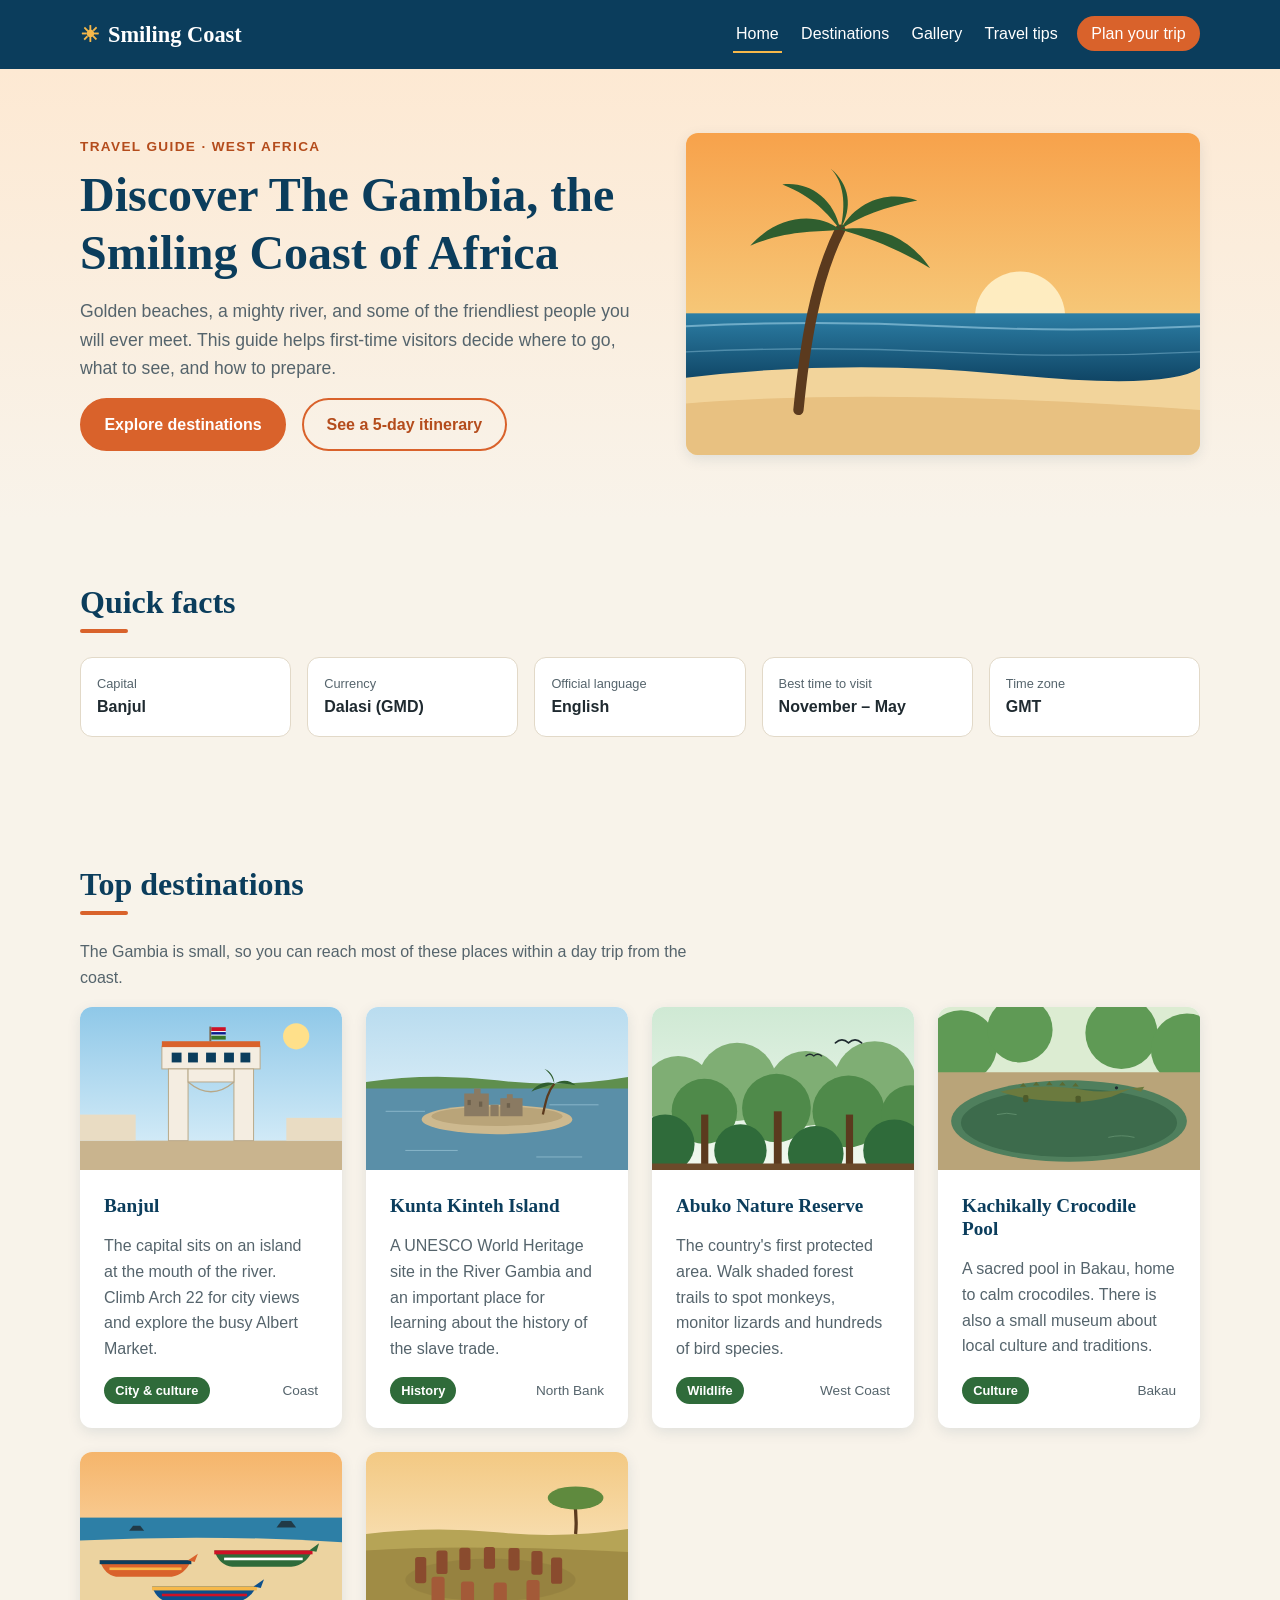
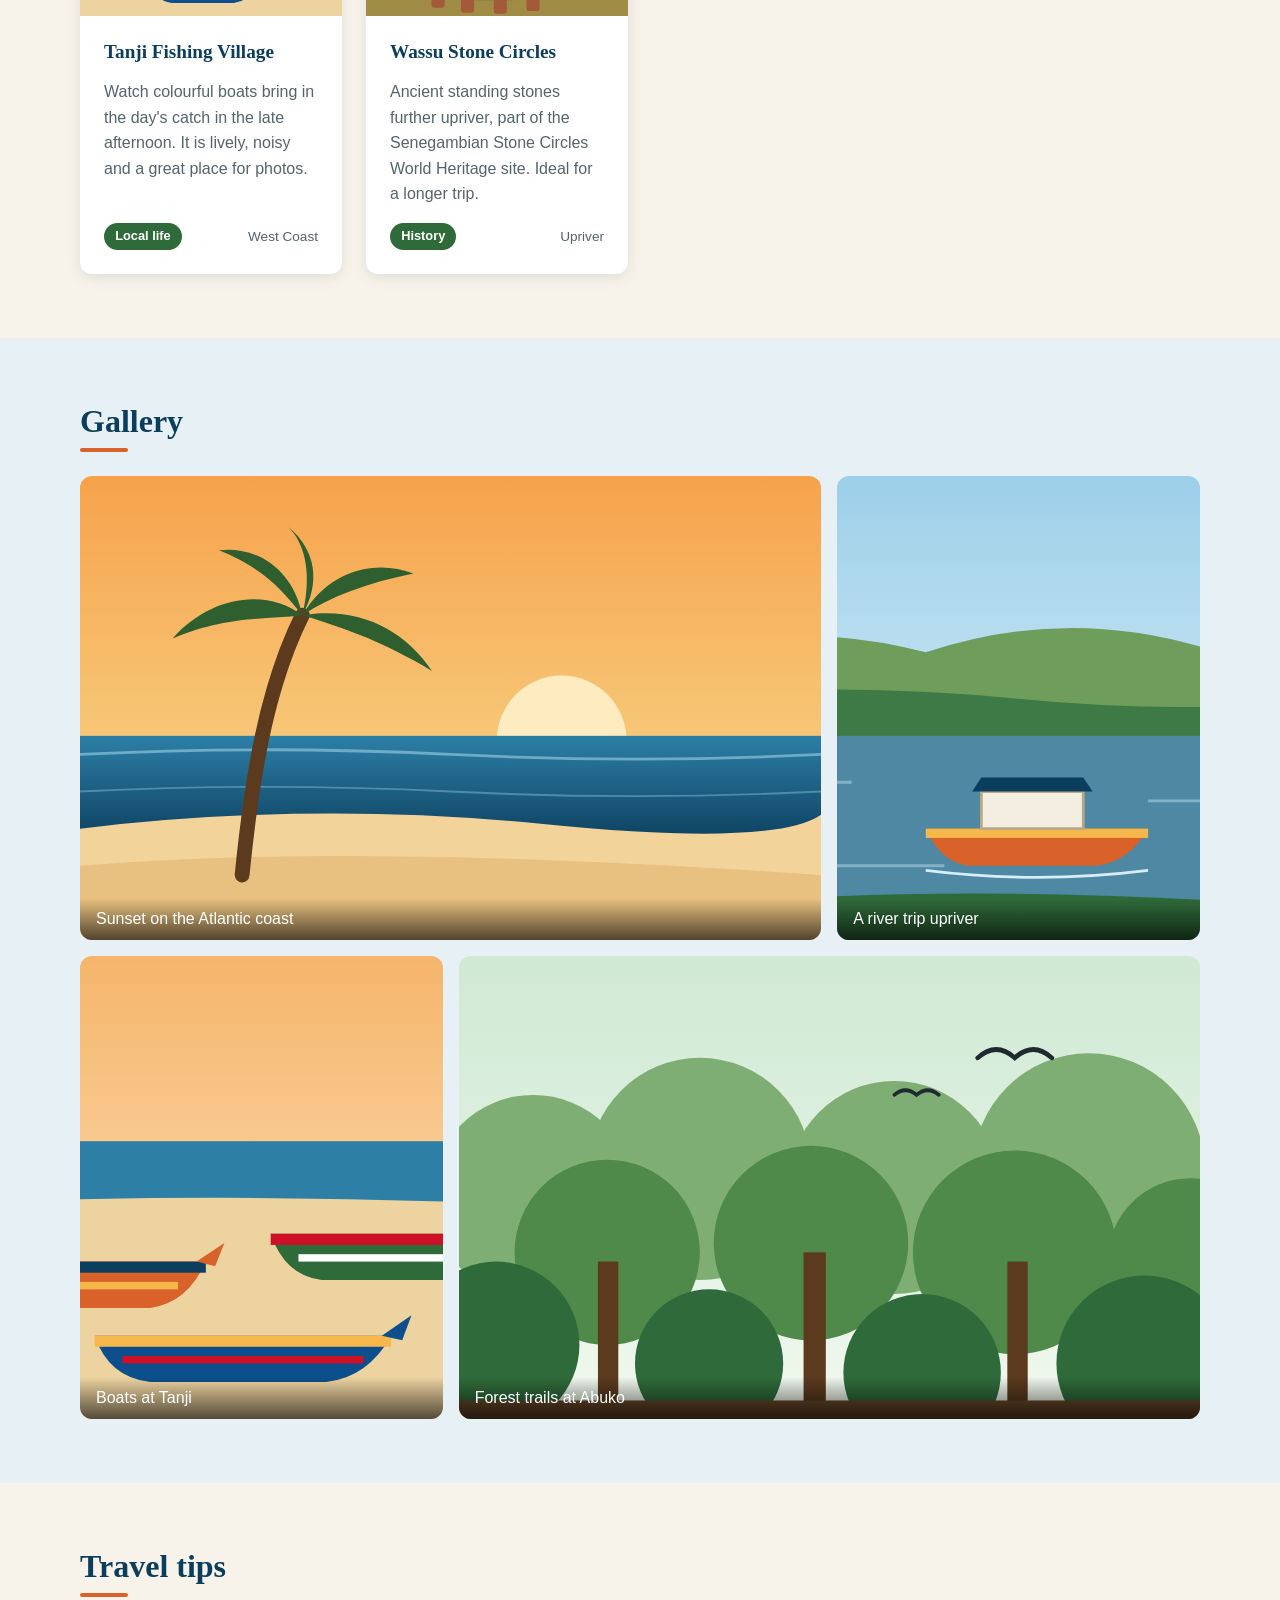
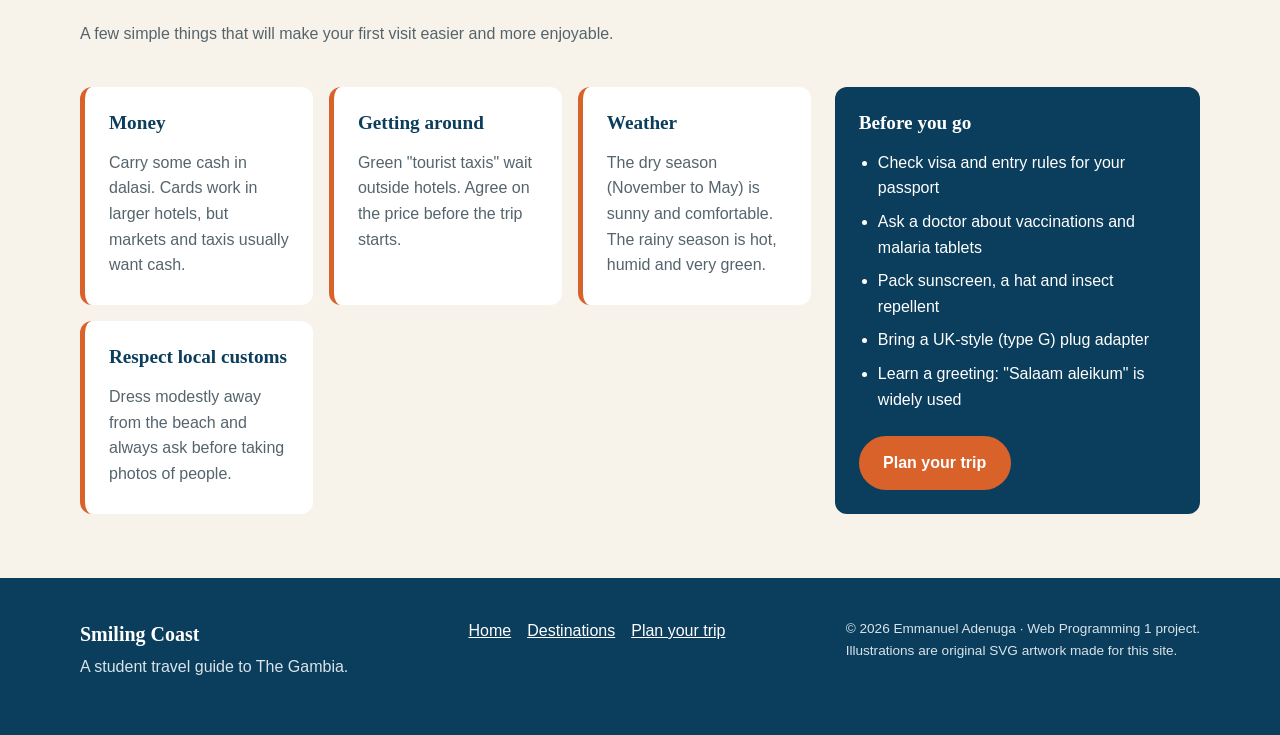
<file: index.html>
<!DOCTYPE html>
<html lang="en">
<head>
  <meta charset="UTF-8">
  <meta name="viewport" content="width=device-width, initial-scale=1.0">
  <meta name="description" content="A beginner-friendly travel guide to The Gambia: top destinations, photo gallery and practical travel tips.">
  <title>Smiling Coast | A Travel Guide to The Gambia</title>
  <link rel="stylesheet" href="css/styles.css">
</head>
<body>
  <a class="skip-link" href="#main">Skip to main content</a>

  <!-- ===== Header and navigation (Flexbox) ===== -->
  <header class="site-header">
    <div class="container header-inner">
      <a class="logo" href="index.html">
        <span class="logo-mark" aria-hidden="true">☀</span>
        Smiling Coast
      </a>
      <nav class="main-nav" aria-label="Main navigation">
        <ul class="nav-list">
          <li><a href="index.html" aria-current="page">Home</a></li>
          <li><a href="#destinations">Destinations</a></li>
          <li><a href="#gallery">Gallery</a></li>
          <li><a href="#tips">Travel tips</a></li>
          <li><a class="nav-cta" href="plan.html">Plan your trip</a></li>
        </ul>
      </nav>
    </div>
  </header>

  <main id="main">
    <!-- ===== Section 1: Hero (Grid: text + image) ===== -->
    <section class="hero">
      <div class="container hero-grid">
        <div class="hero-text">
          <p class="eyebrow">Travel guide · West Africa</p>
          <h1>Discover The Gambia, the Smiling Coast of Africa</h1>
          <p class="lead">
            Golden beaches, a mighty river, and some of the friendliest people you
            will ever meet. This guide helps first-time visitors decide where to go,
            what to see, and how to prepare.
          </p>
          <div class="button-group">
            <a class="button button-primary" href="#destinations">Explore destinations</a>
            <a class="button button-outline" href="plan.html">See a 5-day itinerary</a>
          </div>
        </div>
        <img class="hero-image" src="images/beach-sunset.svg"
             alt="Illustration of a palm tree on a sandy beach at sunset"
             width="800" height="500">
      </div>
    </section>

    <!-- ===== Section 2: Quick facts (Flexbox with wrapping) ===== -->
    <section class="section facts" aria-labelledby="facts-heading">
      <div class="container">
        <h2 id="facts-heading" class="section-title">Quick facts</h2>
        <ul class="fact-list">
          <li class="fact"><span class="fact-label">Capital</span> Banjul</li>
          <li class="fact"><span class="fact-label">Currency</span> Dalasi (GMD)</li>
          <li class="fact"><span class="fact-label">Official language</span> English</li>
          <li class="fact"><span class="fact-label">Best time to visit</span> November – May</li>
          <li class="fact"><span class="fact-label">Time zone</span> GMT</li>
        </ul>
      </div>
    </section>

    <!-- ===== Section 3: Destinations (Grid card layout with auto-fit) ===== -->
    <section class="section destinations" id="destinations" aria-labelledby="destinations-heading">
      <div class="container">
        <h2 id="destinations-heading" class="section-title">Top destinations</h2>
        <p class="section-intro">
          The Gambia is small, so you can reach most of these places within a day trip
          from the coast.
        </p>

        <div class="card-grid">
          <article class="card">
            <img class="card-image" src="images/banjul-arch.svg"
                 alt="Illustration of Arch 22, a tall gateway monument in Banjul" width="800" height="500">
            <div class="card-body">
              <h3 class="card-title">Banjul</h3>
              <p>The capital sits on an island at the mouth of the river. Climb Arch 22 for city views and explore the busy Albert Market.</p>
              <div class="card-footer">
                <span class="tag">City &amp; culture</span>
                <span class="card-meta">Coast</span>
              </div>
            </div>
          </article>

          <article class="card">
            <img class="card-image" src="images/kunta-kinteh.svg"
                 alt="Illustration of a small island with old stone ruins in a wide river" width="800" height="500">
            <div class="card-body">
              <h3 class="card-title">Kunta Kinteh Island</h3>
              <p>A UNESCO World Heritage site in the River Gambia and an important place for learning about the history of the slave trade.</p>
              <div class="card-footer">
                <span class="tag">History</span>
                <span class="card-meta">North Bank</span>
              </div>
            </div>
          </article>

          <article class="card">
            <img class="card-image" src="images/abuko-forest.svg"
                 alt="Illustration of a green forest with tall trees and a flying bird" width="800" height="500">
            <div class="card-body">
              <h3 class="card-title">Abuko Nature Reserve</h3>
              <p>The country's first protected area. Walk shaded forest trails to spot monkeys, monitor lizards and hundreds of bird species.</p>
              <div class="card-footer">
                <span class="tag">Wildlife</span>
                <span class="card-meta">West Coast</span>
              </div>
            </div>
          </article>

          <article class="card">
            <img class="card-image" src="images/crocodile-pool.svg"
                 alt="Illustration of a calm green pool with a crocodile resting at the edge" width="800" height="500">
            <div class="card-body">
              <h3 class="card-title">Kachikally Crocodile Pool</h3>
              <p>A sacred pool in Bakau, home to calm crocodiles. There is also a small museum about local culture and traditions.</p>
              <div class="card-footer">
                <span class="tag">Culture</span>
                <span class="card-meta">Bakau</span>
              </div>
            </div>
          </article>

          <article class="card">
            <img class="card-image" src="images/tanji-boats.svg"
                 alt="Illustration of colourful wooden fishing boats on a beach" width="800" height="500">
            <div class="card-body">
              <h3 class="card-title">Tanji Fishing Village</h3>
              <p>Watch colourful boats bring in the day's catch in the late afternoon. It is lively, noisy and a great place for photos.</p>
              <div class="card-footer">
                <span class="tag">Local life</span>
                <span class="card-meta">West Coast</span>
              </div>
            </div>
          </article>

          <article class="card">
            <img class="card-image" src="images/stone-circles.svg"
                 alt="Illustration of an ancient circle of standing stones on grassland" width="800" height="500">
            <div class="card-body">
              <h3 class="card-title">Wassu Stone Circles</h3>
              <p>Ancient standing stones further upriver, part of the Senegambian Stone Circles World Heritage site. Ideal for a longer trip.</p>
              <div class="card-footer">
                <span class="tag">History</span>
                <span class="card-meta">Upriver</span>
              </div>
            </div>
          </article>
        </div>
      </div>
    </section>

    <!-- ===== Section 4: Gallery (Grid with spanning items) ===== -->
    <section class="section gallery-section" id="gallery" aria-labelledby="gallery-heading">
      <div class="container">
        <h2 id="gallery-heading" class="section-title">Gallery</h2>
        <div class="gallery">
          <figure class="gallery-item gallery-item-wide">
            <img src="images/beach-sunset.svg" alt="Palm tree silhouette against an orange sunset over the sea" width="800" height="500">
            <figcaption>Sunset on the Atlantic coast</figcaption>
          </figure>
          <figure class="gallery-item">
            <img src="images/river-boat.svg" alt="A small boat travelling along a wide river between green banks" width="800" height="500">
            <figcaption>A river trip upriver</figcaption>
          </figure>
          <figure class="gallery-item">
            <img src="images/tanji-boats.svg" alt="Colourful fishing boats on the sand" width="800" height="500">
            <figcaption>Boats at Tanji</figcaption>
          </figure>
          <figure class="gallery-item gallery-item-wide">
            <img src="images/abuko-forest.svg" alt="Tall forest trees with a bird flying overhead" width="800" height="500">
            <figcaption>Forest trails at Abuko</figcaption>
          </figure>
        </div>
      </div>
    </section>

    <!-- ===== Section 5: Travel tips (Grid with named areas) ===== -->
    <section class="section tips" id="tips" aria-labelledby="tips-heading">
      <div class="container tips-layout">
        <div class="tips-intro">
          <h2 id="tips-heading" class="section-title">Travel tips</h2>
          <p class="section-intro">A few simple things that will make your first visit easier and more enjoyable.</p>
        </div>

        <div class="tips-grid">
          <article class="tip">
            <h3>Money</h3>
            <p>Carry some cash in dalasi. Cards work in larger hotels, but markets and taxis usually want cash.</p>
          </article>
          <article class="tip">
            <h3>Getting around</h3>
            <p>Green "tourist taxis" wait outside hotels. Agree on the price before the trip starts.</p>
          </article>
          <article class="tip">
            <h3>Weather</h3>
            <p>The dry season (November to May) is sunny and comfortable. The rainy season is hot, humid and very green.</p>
          </article>
          <article class="tip">
            <h3>Respect local customs</h3>
            <p>Dress modestly away from the beach and always ask before taking photos of people.</p>
          </article>
        </div>

        <aside class="checklist" aria-labelledby="checklist-heading">
          <h3 id="checklist-heading">Before you go</h3>
          <ul>
            <li>Check visa and entry rules for your passport</li>
            <li>Ask a doctor about vaccinations and malaria tablets</li>
            <li>Pack sunscreen, a hat and insect repellent</li>
            <li>Bring a UK-style (type G) plug adapter</li>
            <li>Learn a greeting: "Salaam aleikum" is widely used</li>
          </ul>
          <a class="button button-primary" href="plan.html">Plan your trip</a>
        </aside>
      </div>
    </section>
  </main>

  <!-- ===== Footer (Flexbox) ===== -->
  <footer class="site-footer">
    <div class="container footer-inner">
      <div>
        <p class="footer-logo">Smiling Coast</p>
        <p>A student travel guide to The Gambia.</p>
      </div>
      <ul class="footer-links">
        <li><a href="index.html">Home</a></li>
        <li><a href="#destinations">Destinations</a></li>
        <li><a href="plan.html">Plan your trip</a></li>
      </ul>
      <p class="footer-note">
        &copy; 2026 Emmanuel Adenuga · Web Programming 1 project.<br>
        Illustrations are original SVG artwork made for this site.
      </p>
    </div>
  </footer>
</body>
</html>
</file>
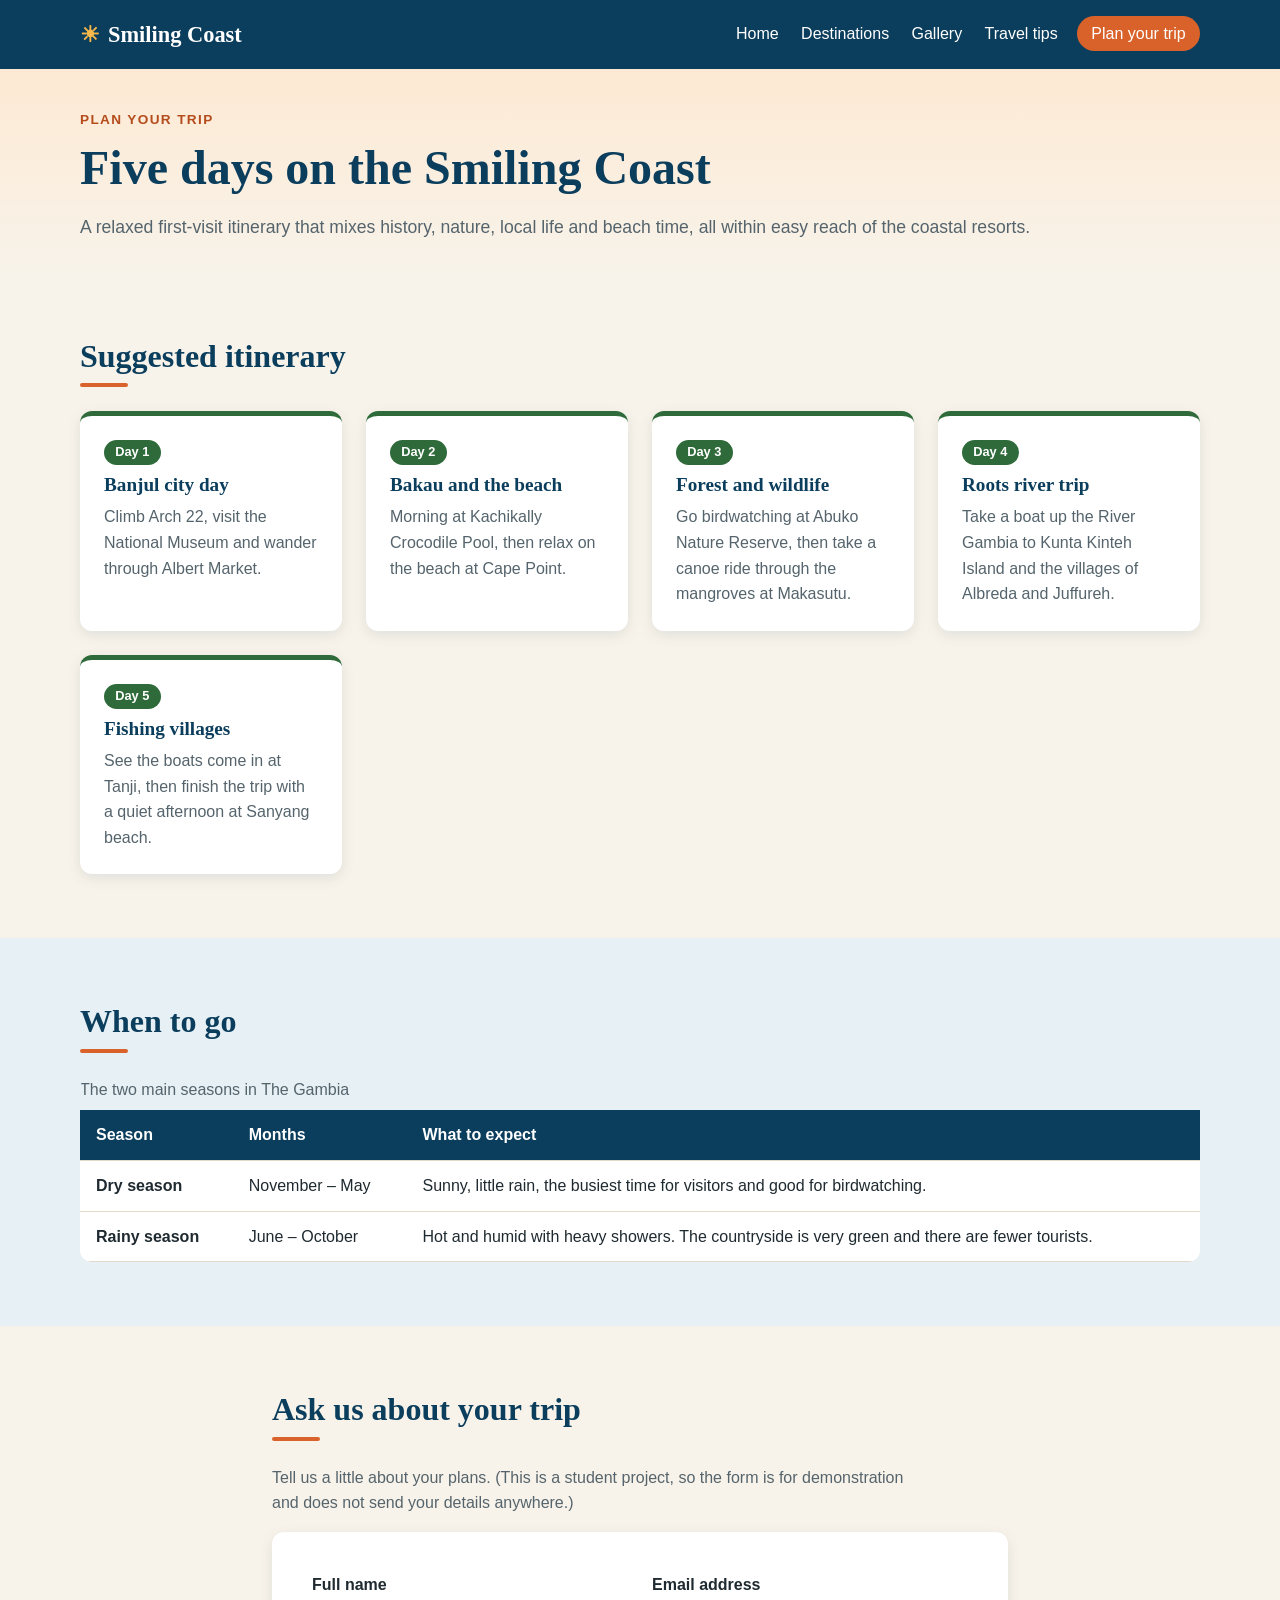
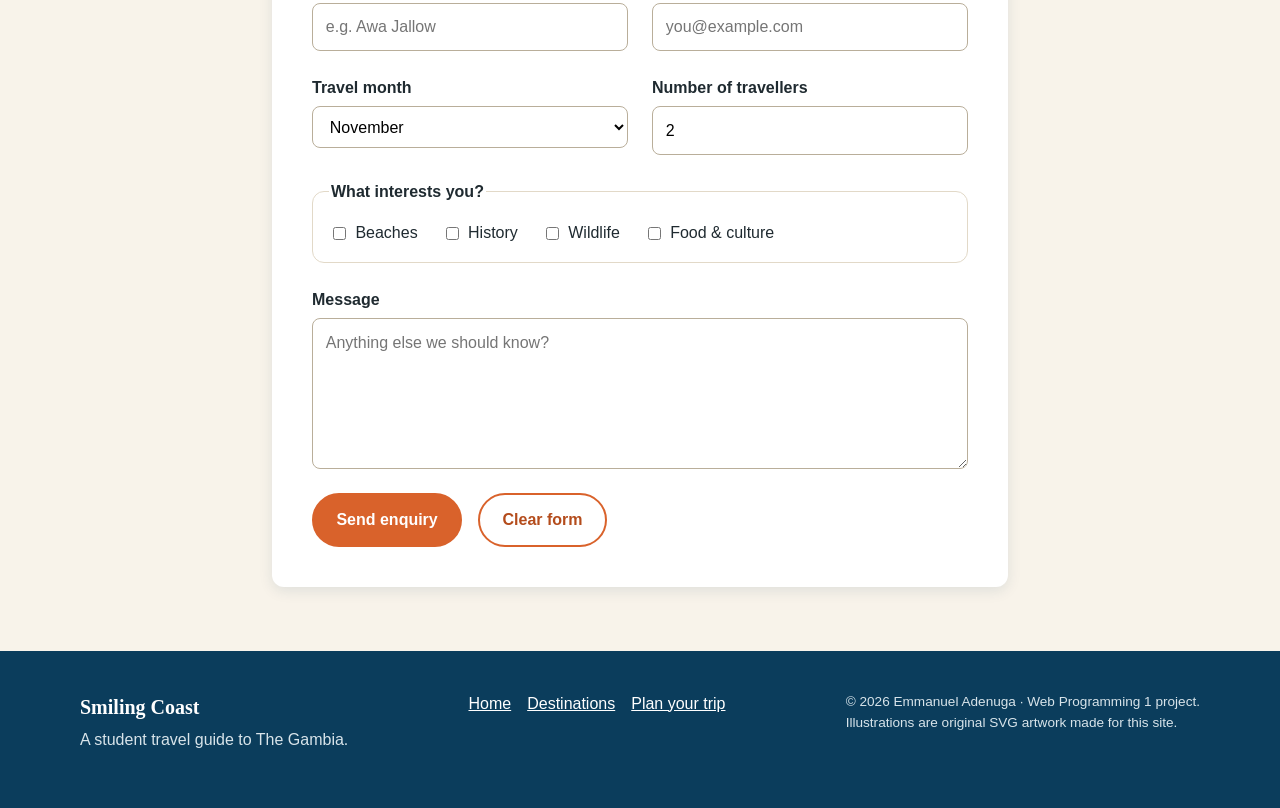
<file: plan.html>
<!DOCTYPE html>
<html lang="en">
<head>
  <meta charset="UTF-8">
  <meta name="viewport" content="width=device-width, initial-scale=1.0">
  <meta name="description" content="Plan a trip to The Gambia: a 5-day itinerary, when to go, and a trip enquiry form.">
  <title>Plan Your Trip | Smiling Coast</title>
  <link rel="stylesheet" href="css/styles.css">
</head>
<body>
  <a class="skip-link" href="#main">Skip to main content</a>

  <!-- ===== Header and navigation (Flexbox) ===== -->
  <header class="site-header">
    <div class="container header-inner">
      <a class="logo" href="index.html">
        <span class="logo-mark" aria-hidden="true">☀</span>
        Smiling Coast
      </a>
      <nav class="main-nav" aria-label="Main navigation">
        <ul class="nav-list">
          <li><a href="index.html">Home</a></li>
          <li><a href="index.html#destinations">Destinations</a></li>
          <li><a href="index.html#gallery">Gallery</a></li>
          <li><a href="index.html#tips">Travel tips</a></li>
          <li><a class="nav-cta" href="plan.html" aria-current="page">Plan your trip</a></li>
        </ul>
      </nav>
    </div>
  </header>

  <main id="main">
    <!-- ===== Page introduction ===== -->
    <section class="page-intro">
      <div class="container">
        <p class="eyebrow">Plan your trip</p>
        <h1>Five days on the Smiling Coast</h1>
        <p class="lead">
          A relaxed first-visit itinerary that mixes history, nature, local life and
          beach time, all within easy reach of the coastal resorts.
        </p>
      </div>
    </section>

    <!-- ===== Section 1: Itinerary (Grid of day cards) ===== -->
    <section class="section" id="itinerary" aria-labelledby="itinerary-heading">
      <div class="container">
        <h2 id="itinerary-heading" class="section-title">Suggested itinerary</h2>
        <ol class="itinerary">
          <li class="day">
            <div class="day-header">
              <span class="day-number">Day 1</span>
              <h3>Banjul city day</h3>
            </div>
            <p>Climb Arch 22, visit the National Museum and wander through Albert Market.</p>
          </li>
          <li class="day">
            <div class="day-header">
              <span class="day-number">Day 2</span>
              <h3>Bakau and the beach</h3>
            </div>
            <p>Morning at Kachikally Crocodile Pool, then relax on the beach at Cape Point.</p>
          </li>
          <li class="day">
            <div class="day-header">
              <span class="day-number">Day 3</span>
              <h3>Forest and wildlife</h3>
            </div>
            <p>Go birdwatching at Abuko Nature Reserve, then take a canoe ride through the mangroves at Makasutu.</p>
          </li>
          <li class="day">
            <div class="day-header">
              <span class="day-number">Day 4</span>
              <h3>Roots river trip</h3>
            </div>
            <p>Take a boat up the River Gambia to Kunta Kinteh Island and the villages of Albreda and Juffureh.</p>
          </li>
          <li class="day">
            <div class="day-header">
              <span class="day-number">Day 5</span>
              <h3>Fishing villages</h3>
            </div>
            <p>See the boats come in at Tanji, then finish the trip with a quiet afternoon at Sanyang beach.</p>
          </li>
        </ol>
      </div>
    </section>

    <!-- ===== Section 2: When to go (table) ===== -->
    <section class="section section-alt" id="seasons" aria-labelledby="seasons-heading">
      <div class="container">
        <h2 id="seasons-heading" class="section-title">When to go</h2>
        <div class="table-wrap">
          <table class="season-table">
            <caption>The two main seasons in The Gambia</caption>
            <thead>
              <tr>
                <th scope="col">Season</th>
                <th scope="col">Months</th>
                <th scope="col">What to expect</th>
              </tr>
            </thead>
            <tbody>
              <tr>
                <th scope="row">Dry season</th>
                <td>November – May</td>
                <td>Sunny, little rain, the busiest time for visitors and good for birdwatching.</td>
              </tr>
              <tr>
                <th scope="row">Rainy season</th>
                <td>June – October</td>
                <td>Hot and humid with heavy showers. The countryside is very green and there are fewer tourists.</td>
              </tr>
            </tbody>
          </table>
        </div>
      </div>
    </section>

    <!-- ===== Section 3: Enquiry form (Grid form layout) ===== -->
    <section class="section" id="enquiry" aria-labelledby="enquiry-heading">
      <div class="container narrow">
        <h2 id="enquiry-heading" class="section-title">Ask us about your trip</h2>
        <p class="section-intro">
          Tell us a little about your plans. (This is a student project, so the form is
          for demonstration and does not send your details anywhere.)
        </p>

        <form class="enquiry-form" action="#" method="post">
          <div class="form-field">
            <label for="name">Full name</label>
            <input type="text" id="name" name="name" placeholder="e.g. Awa Jallow" required>
          </div>

          <div class="form-field">
            <label for="email">Email address</label>
            <input type="email" id="email" name="email" placeholder="you@example.com" required>
          </div>

          <div class="form-field">
            <label for="month">Travel month</label>
            <select id="month" name="month">
              <option value="nov">November</option>
              <option value="dec">December</option>
              <option value="jan">January</option>
              <option value="feb">February</option>
              <option value="mar">March</option>
              <option value="apr">April</option>
              <option value="may">May</option>
              <option value="rainy">June – October</option>
            </select>
          </div>

          <div class="form-field">
            <label for="travellers">Number of travellers</label>
            <input type="number" id="travellers" name="travellers" min="1" max="20" value="2">
          </div>

          <fieldset class="form-field form-field-full">
            <legend>What interests you?</legend>
            <div class="checkbox-group">
              <label><input type="checkbox" name="interests" value="beaches"> Beaches</label>
              <label><input type="checkbox" name="interests" value="history"> History</label>
              <label><input type="checkbox" name="interests" value="wildlife"> Wildlife</label>
              <label><input type="checkbox" name="interests" value="culture"> Food &amp; culture</label>
            </div>
          </fieldset>

          <div class="form-field form-field-full">
            <label for="message">Message</label>
            <textarea id="message" name="message" rows="5" placeholder="Anything else we should know?"></textarea>
          </div>

          <div class="form-actions form-field-full">
            <button class="button button-primary" type="submit">Send enquiry</button>
            <button class="button button-outline" type="reset">Clear form</button>
          </div>
        </form>
      </div>
    </section>
  </main>

  <!-- ===== Footer (Flexbox) ===== -->
  <footer class="site-footer">
    <div class="container footer-inner">
      <div>
        <p class="footer-logo">Smiling Coast</p>
        <p>A student travel guide to The Gambia.</p>
      </div>
      <ul class="footer-links">
        <li><a href="index.html">Home</a></li>
        <li><a href="index.html#destinations">Destinations</a></li>
        <li><a href="plan.html">Plan your trip</a></li>
      </ul>
      <p class="footer-note">
        &copy; 2026 Emmanuel Adenuga · Web Programming 1 project.<br>
        Illustrations are original SVG artwork made for this site.
      </p>
    </div>
  </footer>
</body>
</html>
</file>
<file: css/styles.css>
/* ==========================================================================
   Smiling Coast – A Travel Guide to The Gambia
   Stylesheet (mobile-first: base styles are for small screens, then
   min-width media queries add layout for larger screens)

   Contents
   1. Colour and spacing variables
   2. Base / reset
   3. Reusable helpers (container, buttons, section titles)
   4. Header and navigation  ........ FLEXBOX
   5. Hero  .......................... GRID
   6. Quick facts  ................... FLEXBOX (wrap)
   7. Destination cards  ............. GRID (auto-fit + minmax) + FLEXBOX inside cards
   8. Gallery  ....................... GRID (spanning items)
   9. Travel tips  ................... GRID (grid-template-areas)
   10. Plan page: itinerary, table, form
   11. Footer  ....................... FLEXBOX
   12. Media queries (tablet and desktop)
   ========================================================================== */


/* 1. Colour and spacing variables
   -------------------------------------------------------------------------- */
:root {
  --color-river: #0b3d5c;       /* deep blue – headings, header */
  --color-river-light: #e6f0f5;
  --color-sunset: #d9622b;      /* orange – buttons and accents */
  --color-sunset-dark: #b44c1c;
  --color-palm: #2f6b3a;        /* green – tags */
  --color-sand: #f8f3ea;        /* warm background */
  --color-text: #1f2a30;
  --color-muted: #55646c;
  --color-white: #ffffff;
  --color-border: #e2d9c8;

  --font-body: "Segoe UI", Roboto, Arial, sans-serif;
  --font-heading: Georgia, "Times New Roman", serif;

  --space-xs: 0.5rem;
  --space-s: 1rem;
  --space-m: 1.5rem;
  --space-l: 2.5rem;
  --space-xl: 4rem;

  --radius: 12px;
  --shadow: 0 4px 14px rgba(11, 61, 92, 0.1);
}


/* 2. Base / reset
   -------------------------------------------------------------------------- */
*,
*::before,
*::after {
  box-sizing: border-box;
}

body {
  margin: 0;
  font-family: var(--font-body);
  font-size: 1rem;
  line-height: 1.6;
  color: var(--color-text);
  background-color: var(--color-sand);
}

/* Flexible media: never wider than its container */
img {
  display: block;
  max-width: 100%;
  height: auto;
}

h1,
h2,
h3 {
  font-family: var(--font-heading);
  line-height: 1.2;
  color: var(--color-river);
  margin: 0 0 var(--space-s);
}

h1 { font-size: 2rem; }
h2 { font-size: 1.6rem; }
h3 { font-size: 1.2rem; }

p {
  margin: 0 0 var(--space-s);
}

a {
  color: var(--color-river);
}

/* Visible keyboard focus for accessibility */
a:focus-visible,
button:focus-visible,
input:focus-visible,
select:focus-visible,
textarea:focus-visible {
  outline: 3px solid var(--color-sunset);
  outline-offset: 3px;
}

/* "Skip to main content" link – hidden until a keyboard user tabs to it */
.skip-link {
  position: absolute;
  left: var(--space-s);
  top: -3rem;
  padding: var(--space-xs) var(--space-s);
  background: var(--color-white);
  border-radius: var(--radius);
  z-index: 10;
}

.skip-link:focus {
  top: var(--space-s);
}


/* 3. Reusable helpers
   -------------------------------------------------------------------------- */
.container {
  width: 100%;
  max-width: 72rem;   /* max-width instead of a fixed width */
  margin: 0 auto;
  padding: 0 var(--space-s);
}

.container.narrow {
  max-width: 48rem;
}

.section {
  padding: var(--space-l) 0;
}

.section-alt {
  background-color: var(--color-river-light);
}

.section-title {
  position: relative;
  padding-bottom: var(--space-xs);
}

/* Small orange underline under section headings */
.section-title::after {
  content: "";
  display: block;
  width: 3rem;
  height: 4px;
  margin-top: var(--space-xs);
  background-color: var(--color-sunset);
  border-radius: 2px;
}

.section-intro {
  max-width: 40rem;   /* keeps lines at a readable length */
  color: var(--color-muted);
}

.eyebrow {
  margin-bottom: var(--space-xs);
  font-size: 0.85rem;
  font-weight: 700;
  letter-spacing: 0.1em;
  text-transform: uppercase;
  color: var(--color-sunset-dark);
}

.lead {
  font-size: 1.1rem;
  color: var(--color-muted);
}

/* Buttons – a FLEXBOX group that wraps on narrow screens */
.button-group {
  display: flex;
  flex-wrap: wrap;
  gap: var(--space-s);
}

.button {
  display: inline-block;
  padding: 0.75rem 1.4rem;
  border: 2px solid var(--color-sunset);
  border-radius: 999px;
  font: inherit;
  font-weight: 600;
  text-decoration: none;
  cursor: pointer;
}

.button-primary {
  background-color: var(--color-sunset);
  color: var(--color-white);
}

.button-primary:hover {
  background-color: var(--color-sunset-dark);
  border-color: var(--color-sunset-dark);
}

.button-outline {
  background-color: transparent;
  color: var(--color-sunset-dark);
}

.button-outline:hover {
  background-color: var(--color-white);
}


/* 4. Header and navigation – FLEXBOX
   Flexbox suits the nav because it is a single row of items that need
   to be spaced out and to wrap when the screen is narrow.
   -------------------------------------------------------------------------- */
.site-header {
  background-color: var(--color-river);
  position: sticky;
  top: 0;
  z-index: 5;
}

.header-inner {
  display: flex;
  flex-direction: column;     /* mobile: logo above the links */
  align-items: center;
  gap: var(--space-xs);
  padding-top: var(--space-s);
  padding-bottom: var(--space-s);
}

.logo {
  display: flex;
  align-items: center;
  gap: var(--space-xs);
  font-family: var(--font-heading);
  font-size: 1.4rem;
  font-weight: 700;
  color: var(--color-white);
  text-decoration: none;
}

.logo-mark {
  color: #f6b84a;
}

.nav-list {
  display: flex;
  flex-wrap: wrap;
  justify-content: center;
  gap: var(--space-xs) var(--space-s);
  margin: 0;
  padding: 0;
  list-style: none;
}

.nav-list a {
  display: block;
  padding: 0.3rem 0.2rem;
  color: var(--color-white);
  text-decoration: none;
  border-bottom: 2px solid transparent;
}

.nav-list a:hover,
.nav-list a[aria-current="page"] {
  border-bottom-color: #f6b84a;
}

.nav-list .nav-cta {
  padding: 0.3rem 0.9rem;
  background-color: var(--color-sunset);
  border-radius: 999px;
  border-bottom: none;
}

.nav-list .nav-cta:hover {
  background-color: var(--color-sunset-dark);
}


/* 5. Hero – GRID
   One column on phones; two columns (text | image) from tablet up.
   -------------------------------------------------------------------------- */
.hero {
  padding: var(--space-l) 0;
  background: linear-gradient(180deg, #fde9d3 0%, var(--color-sand) 100%);
}

.hero-grid {
  display: grid;
  grid-template-columns: 1fr;
  gap: var(--space-l);
  align-items: center;
}

.hero-image {
  width: 100%;
  border-radius: var(--radius);
  box-shadow: var(--shadow);
}

.page-intro {
  padding: var(--space-l) 0 var(--space-s);
  background: linear-gradient(180deg, #fde9d3 0%, var(--color-sand) 100%);
}


/* 6. Quick facts – FLEXBOX with wrapping
   A simple row of "chips" that wrap onto new lines on small screens.
   -------------------------------------------------------------------------- */
.facts {
  padding-top: var(--space-m);
}

.fact-list {
  display: flex;
  flex-wrap: wrap;
  gap: var(--space-s);
  margin: 0;
  padding: 0;
  list-style: none;
}

.fact {
  flex: 1 1 12rem;            /* grow, shrink, start at 12rem */
  display: flex;
  flex-direction: column;
  padding: var(--space-s);
  background-color: var(--color-white);
  border: 1px solid var(--color-border);
  border-radius: var(--radius);
  font-weight: 600;
}

.fact-label {
  font-size: 0.8rem;
  font-weight: 400;
  color: var(--color-muted);
}


/* 7. Destination cards – GRID with repeat(auto-fit, minmax())
   The grid creates as many columns as will fit (each at least 16rem wide),
   so it automatically goes from 1 → 2 → 3 columns without extra media queries.
   -------------------------------------------------------------------------- */
.card-grid {
  display: grid;
  grid-template-columns: repeat(auto-fit, minmax(16rem, 1fr));
  gap: var(--space-m);
}

/* Inside each card, FLEXBOX (column) pushes the footer to the bottom so
   all cards in a row line up, even when their text lengths differ. */
.card {
  display: flex;
  flex-direction: column;
  overflow: hidden;
  background-color: var(--color-white);
  border-radius: var(--radius);
  box-shadow: var(--shadow);
}

.card-image {
  width: 100%;
  aspect-ratio: 16 / 10;
  object-fit: cover;
}

.card-body {
  flex: 1;                    /* body fills the remaining height */
  display: flex;
  flex-direction: column;
  padding: var(--space-m);
}

.card-body p {
  color: var(--color-muted);
}

.card-footer {
  margin-top: auto;           /* push to the bottom of the card */
  display: flex;
  justify-content: space-between;
  align-items: center;
  gap: var(--space-xs);
}

.tag {
  padding: 0.2rem 0.7rem;
  font-size: 0.8rem;
  font-weight: 600;
  color: var(--color-white);
  background-color: var(--color-palm);
  border-radius: 999px;
}

.card-meta {
  font-size: 0.85rem;
  color: var(--color-muted);
}


/* 8. Gallery – GRID
   Phones: one column. Larger screens: 3 columns, where "wide" images
   span 2 columns to make a more interesting layout.
   -------------------------------------------------------------------------- */
.gallery-section {
  background-color: var(--color-river-light);
}

.gallery {
  display: grid;
  grid-template-columns: 1fr;
  gap: var(--space-s);
}

.gallery-item {
  position: relative;
  margin: 0;
  overflow: hidden;
  border-radius: var(--radius);
}

.gallery-item img {
  width: 100%;
  height: 100%;
  aspect-ratio: 16 / 10;
  object-fit: cover;
}

.gallery-item figcaption {
  position: absolute;
  left: 0;
  right: 0;
  bottom: 0;
  padding: var(--space-xs) var(--space-s);
  color: var(--color-white);
  background: linear-gradient(transparent, rgba(0, 0, 0, 0.65));
}


/* 9. Travel tips – GRID with grid-template-areas
   Phones: everything stacks. Desktop: intro across the top, tips on the
   left and the "Before you go" checklist as a sidebar on the right.
   -------------------------------------------------------------------------- */
.tips-layout {
  display: grid;
  grid-template-columns: 1fr;
  grid-template-areas:
    "intro"
    "tips"
    "aside";
  gap: var(--space-m);
}

.tips-intro { grid-area: intro; }
.tips-grid  { grid-area: tips; }
.checklist  { grid-area: aside; }

.tips-grid {
  display: grid;
  grid-template-columns: repeat(auto-fit, minmax(14rem, 1fr));
  gap: var(--space-s);
}

.tip {
  padding: var(--space-m);
  background-color: var(--color-white);
  border-left: 5px solid var(--color-sunset);
  border-radius: var(--radius);
}

.tip p {
  margin: 0;
  color: var(--color-muted);
}

.checklist {
  align-self: start;
  padding: var(--space-m);
  color: var(--color-white);
  background-color: var(--color-river);
  border-radius: var(--radius);
}

.checklist h3 {
  color: var(--color-white);
}

.checklist ul {
  margin: 0 0 var(--space-m);
  padding-left: 1.2rem;
}

.checklist li {
  margin-bottom: var(--space-xs);
}


/* 10. Plan page
   -------------------------------------------------------------------------- */

/* Itinerary – GRID of day cards (auto-fit, like the destination cards) */
.itinerary {
  display: grid;
  grid-template-columns: repeat(auto-fit, minmax(13rem, 1fr));
  gap: var(--space-m);
  margin: 0;
  padding: 0;
  list-style: none;
}

.day {
  padding: var(--space-m);
  background-color: var(--color-white);
  border-top: 5px solid var(--color-palm);
  border-radius: var(--radius);
  box-shadow: var(--shadow);
}

.day p {
  margin: 0;
  color: var(--color-muted);
}

/* Day header – FLEXBOX lines up the badge and the title */
.day-header {
  display: flex;
  flex-direction: column;
  align-items: flex-start;
  gap: var(--space-xs);
  margin-bottom: var(--space-xs);
}

.day-header h3 {
  margin: 0;
}

.day-number {
  padding: 0.15rem 0.7rem;
  font-size: 0.8rem;
  font-weight: 700;
  color: var(--color-white);
  background-color: var(--color-palm);
  border-radius: 999px;
}

/* Seasons table */
.table-wrap {
  overflow-x: auto;   /* if the table is ever too wide, only it scrolls – not the page */
}

.season-table {
  width: 100%;
  border-collapse: collapse;
  background-color: var(--color-white);
  border-radius: var(--radius);
  overflow: hidden;
}

.season-table caption {
  margin-bottom: var(--space-xs);
  text-align: left;
  color: var(--color-muted);
}

.season-table th,
.season-table td {
  padding: 0.75rem var(--space-s);
  text-align: left;
  vertical-align: top;
  border-bottom: 1px solid var(--color-border);
}

.season-table thead th {
  color: var(--color-white);
  background-color: var(--color-river);
}

/* Enquiry form – GRID: one column on phones, two columns on wider screens */
.enquiry-form {
  display: grid;
  grid-template-columns: 1fr;
  gap: var(--space-m);
  padding: var(--space-m);
  background-color: var(--color-white);
  border-radius: var(--radius);
  box-shadow: var(--shadow);
}

.form-field {
  display: flex;
  flex-direction: column;
  gap: 0.35rem;
  margin: 0;
  min-width: 0;
}

fieldset.form-field {
  padding: var(--space-s);
  border: 1px solid var(--color-border);
  border-radius: var(--radius);
}

.form-field label,
.form-field legend {
  font-weight: 600;
}

.form-field input,
.form-field select,
.form-field textarea {
  width: 100%;
  padding: 0.65rem 0.8rem;
  font: inherit;
  border: 1px solid #b9ae9a;
  border-radius: 8px;
  background-color: var(--color-white);
}

/* Checkboxes – FLEXBOX row that wraps */
.checkbox-group {
  display: flex;
  flex-wrap: wrap;
  gap: var(--space-xs) var(--space-m);
}

.checkbox-group label {
  display: flex;
  align-items: center;
  gap: 0.4rem;
  font-weight: 400;
  white-space: nowrap;
}

.form-actions {
  display: flex;
  flex-wrap: wrap;
  gap: var(--space-s);
}


/* 11. Footer – FLEXBOX
   Stacks on phones, becomes a row with space between on larger screens.
   -------------------------------------------------------------------------- */
.site-footer {
  padding: var(--space-l) 0;
  color: #d8e4ea;
  background-color: var(--color-river);
}

.footer-inner {
  display: flex;
  flex-direction: column;
  gap: var(--space-m);
}

.footer-logo {
  margin-bottom: 0.25rem;
  font-family: var(--font-heading);
  font-size: 1.25rem;
  font-weight: 700;
  color: var(--color-white);
}

.footer-links {
  display: flex;
  flex-wrap: wrap;
  gap: var(--space-s);
  margin: 0;
  padding: 0;
  list-style: none;
}

.footer-links a {
  color: var(--color-white);
}

.footer-note {
  margin: 0;
  font-size: 0.85rem;
}


/* 12. Media queries – mobile-first, using min-width and rem breakpoints
   -------------------------------------------------------------------------- */

/* Tablet: 40rem (640px) and wider */
@media (min-width: 40rem) {
  h1 { font-size: 2.6rem; }
  h2 { font-size: 2rem; }

  .header-inner {
    flex-direction: row;
    justify-content: space-between;
  }

  .section {
    padding: var(--space-xl) 0;
  }

  .gallery {
    grid-template-columns: repeat(2, 1fr);
  }

  .enquiry-form {
    grid-template-columns: repeat(2, 1fr);
    padding: var(--space-l);
  }

  .form-field-full {
    grid-column: 1 / -1;     /* span both columns */
  }

  .footer-inner {
    flex-direction: row;
    flex-wrap: wrap;
    justify-content: space-between;
    align-items: flex-start;
  }
}

/* Desktop: 64rem (1024px) and wider */
@media (min-width: 64rem) {
  h1 { font-size: 3rem; }

  .hero {
    padding: var(--space-xl) 0;
  }

  .hero-grid {
    grid-template-columns: 1.1fr 1fr;
  }

  .gallery {
    grid-template-columns: repeat(3, 1fr);
  }

  .gallery-item-wide {
    grid-column: span 2;
  }

  .tips-layout {
    grid-template-columns: 2fr 1fr;
    grid-template-areas:
      "intro intro"
      "tips  aside";
  }
}
</file>
